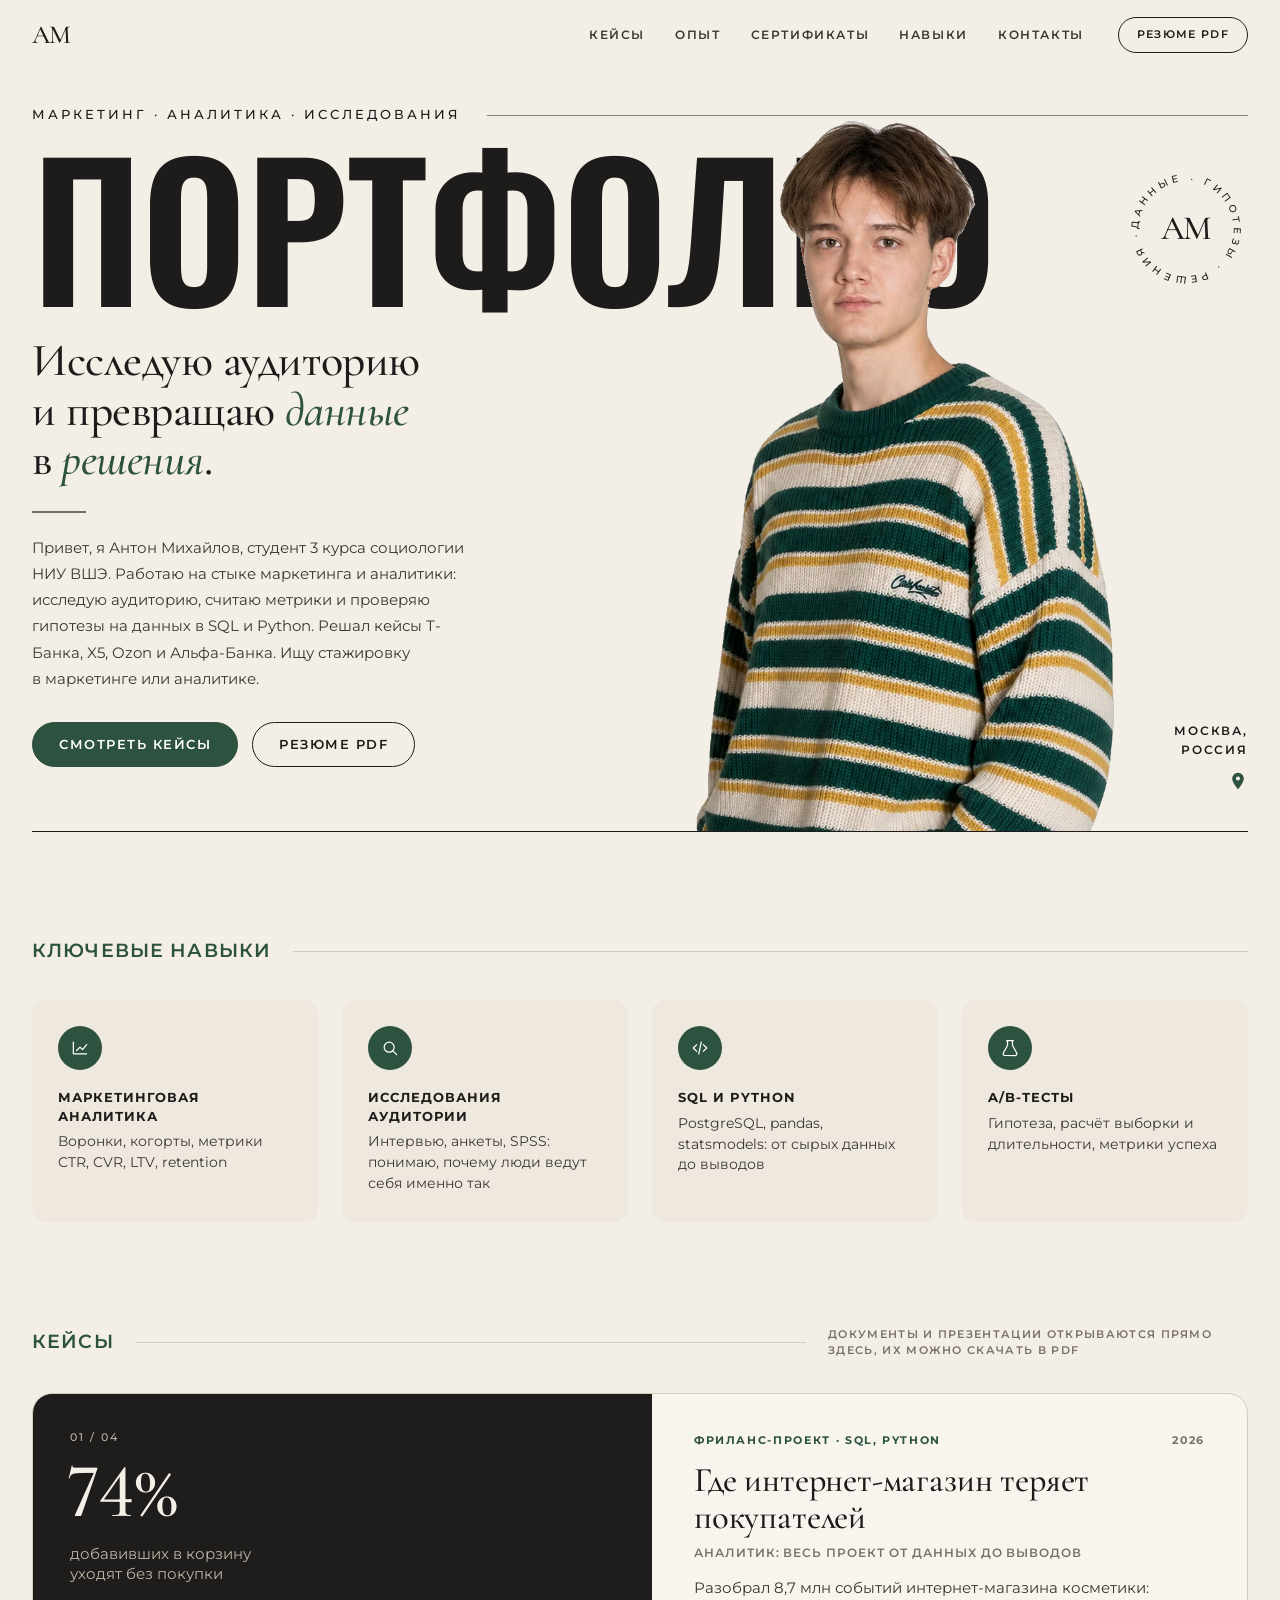
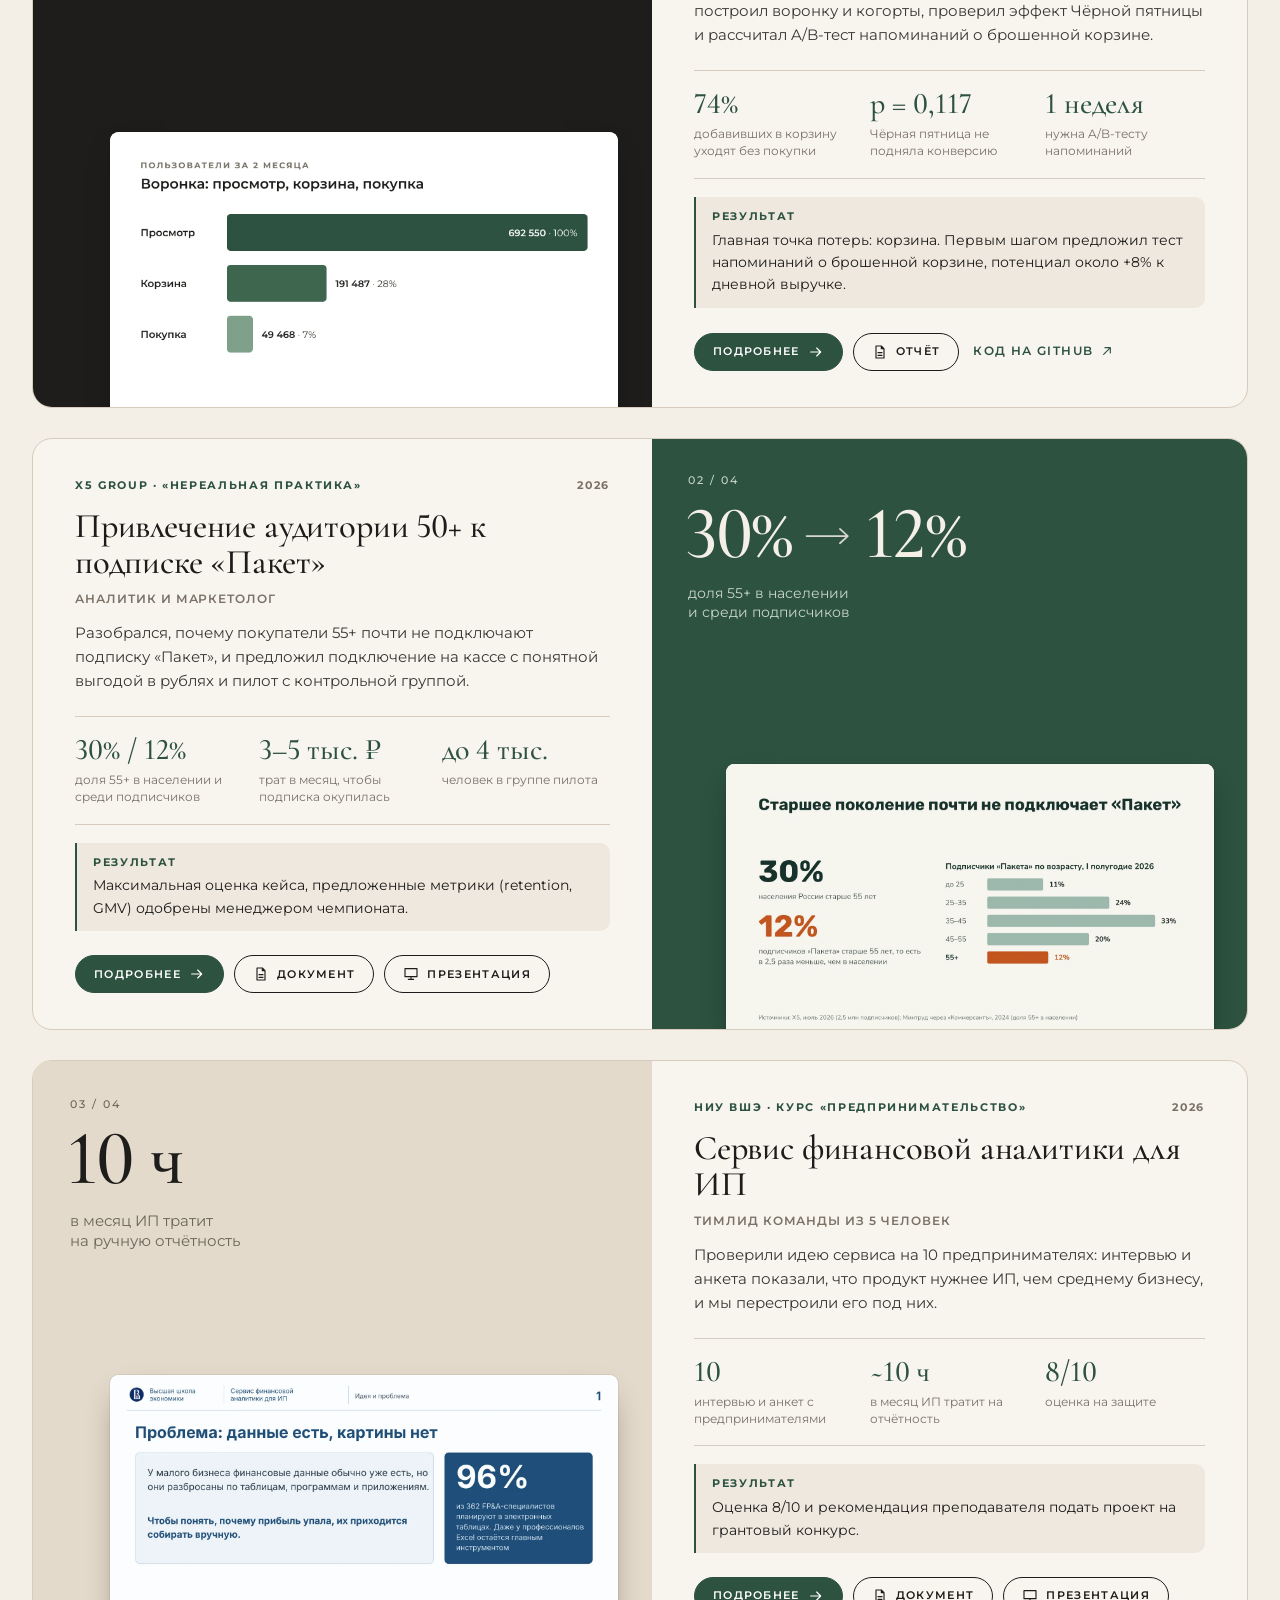
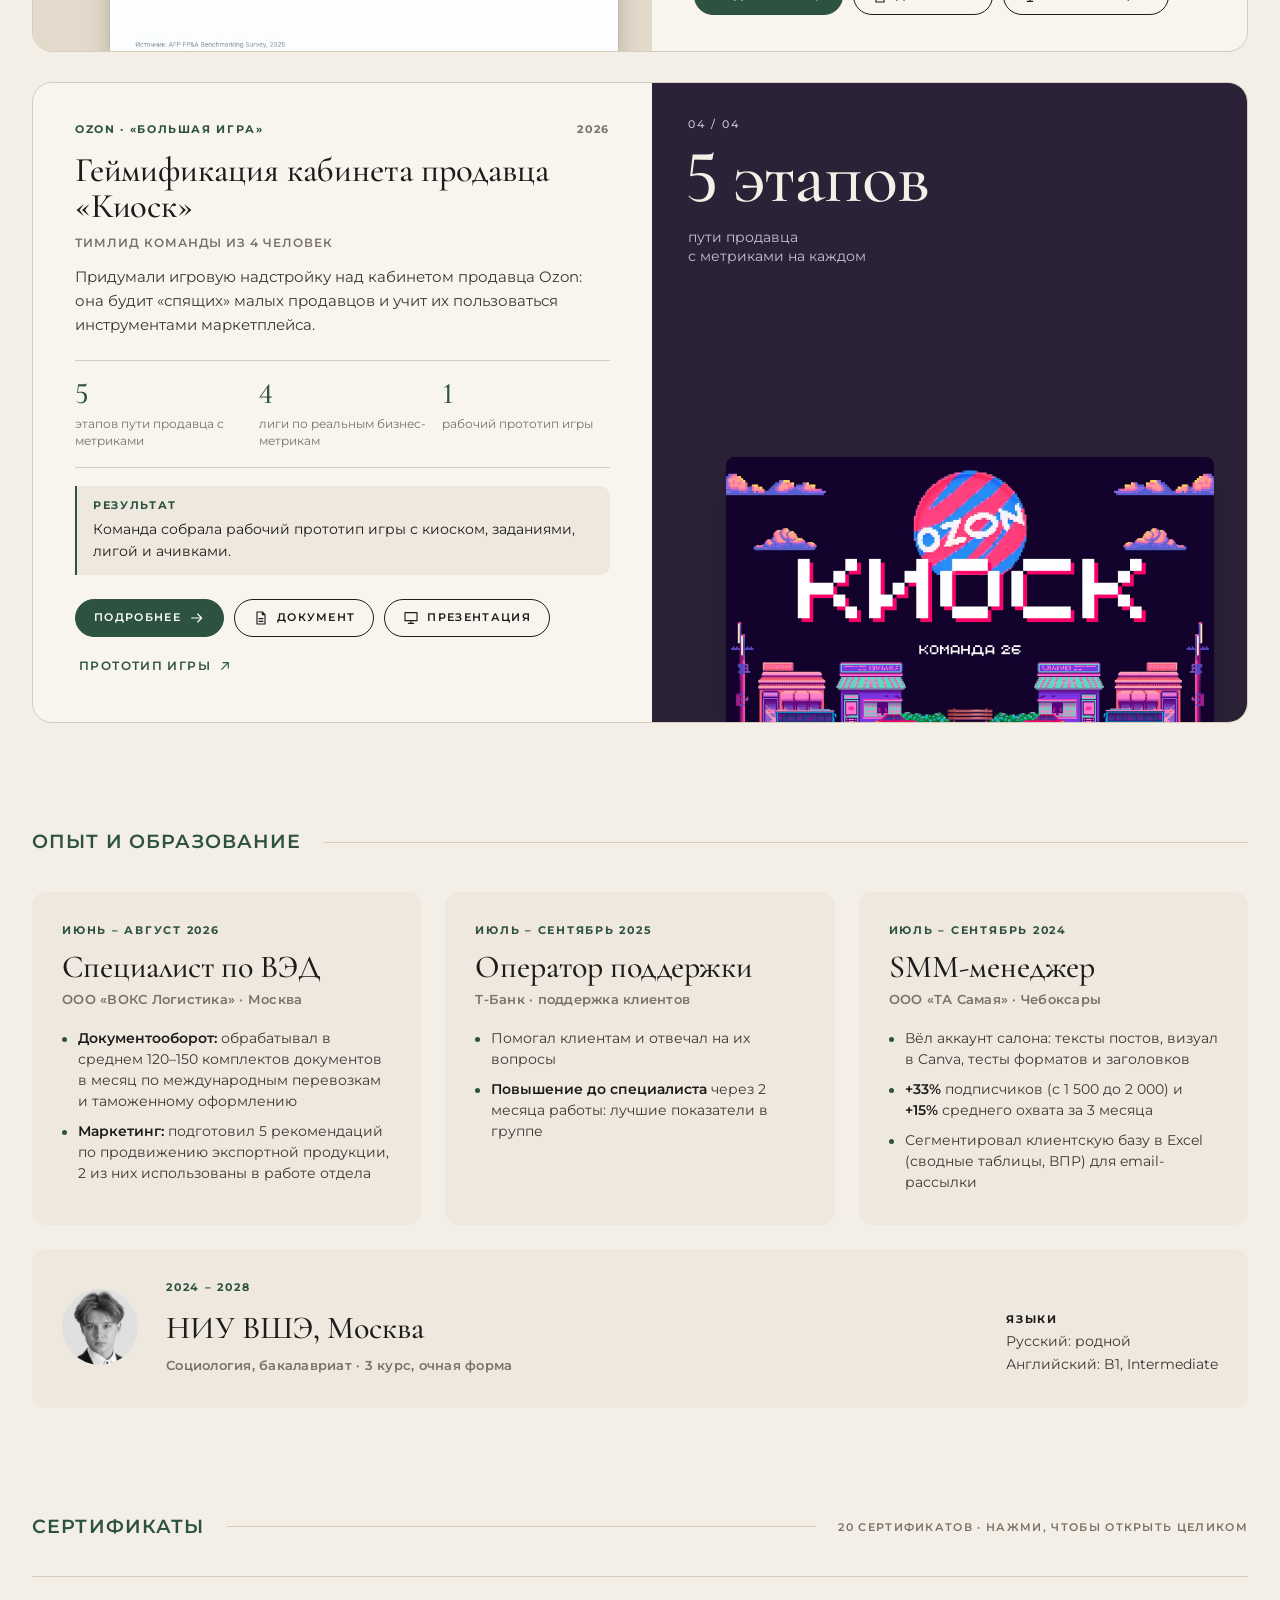
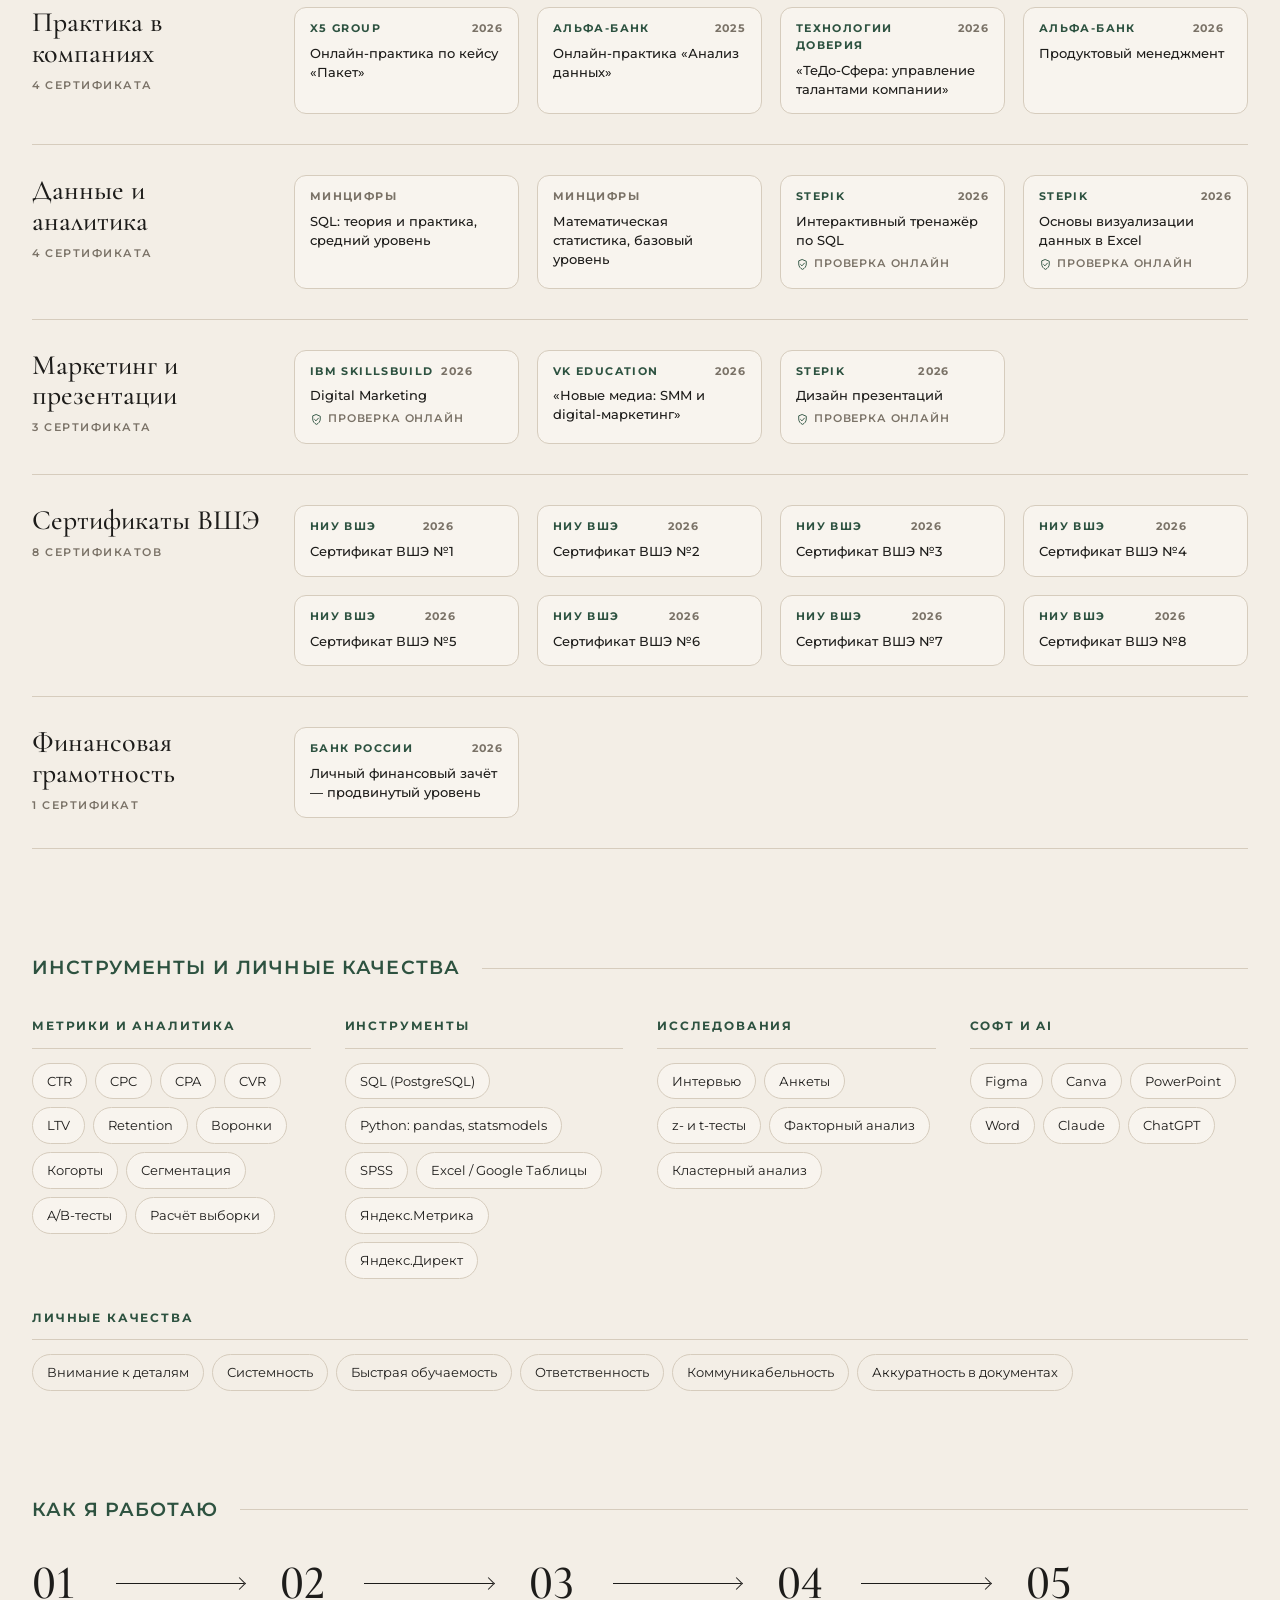
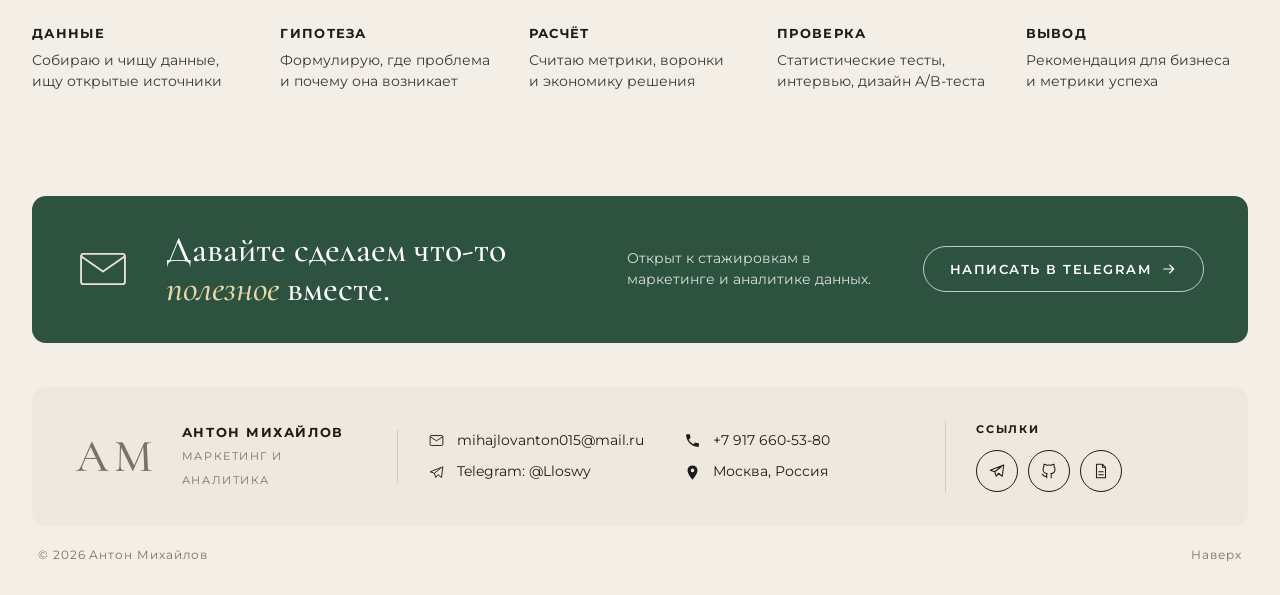
<file: index.html>
<!doctype html>
<html lang="ru">
<head>
<meta charset="utf-8">
<meta name="viewport" content="width=device-width, initial-scale=1, viewport-fit=cover">
<title>Антон Михайлов · Портфолио: маркетинг и аналитика</title>
<meta name="description" content="Портфолио Антона Михайлова, студента социологии НИУ ВШЭ: кейсы по маркетингу и аналитике данных (X5, Ozon), фриланс-проект на SQL и Python, сертификаты и резюме.">
<meta name="theme-color" content="#F3EEE6">
<link rel="canonical" href="https://anton9087.github.io/">
<meta property="og:type" content="website">
<meta property="og:locale" content="ru_RU">
<meta property="og:url" content="https://anton9087.github.io/">
<meta property="og:title" content="Антон Михайлов · Портфолио">
<meta property="og:description" content="Маркетинг и аналитика: кейсы X5 и Ozon, фриланс-проект на SQL и Python, сертификаты и резюме.">
<meta property="og:image" content="https://anton9087.github.io/img/og.jpg">
<meta property="og:image:width" content="1200">
<meta property="og:image:height" content="630">
<meta name="twitter:card" content="summary_large_image">
<link rel="icon" href="img/favicon-32.png" sizes="32x32" type="image/png">
<link rel="icon" href="img/favicon.svg" type="image/svg+xml">
<link rel="apple-touch-icon" href="img/apple-touch-icon.png">
<link rel="preload" href="fonts/oswald-cyrillic-600-normal.woff2" as="font" type="font/woff2" crossorigin>
<link rel="stylesheet" href="fonts.css">
<link rel="stylesheet" href="styles.css">
</head>
<body>
<a class="skip" href="#works">К кейсам</a>

<header class="nav" id="top">
  <div class="wrap nav-in">
    <a class="mono-logo" href="#top" aria-label="Наверх">АМ</a>
    <nav class="links" id="menu" aria-label="Разделы">
      <a href="#works">Кейсы</a>
      <a href="#experience">Опыт</a>
      <a href="#certs">Сертификаты</a>
      <a href="#skills">Навыки</a>
      <a href="#contacts">Контакты</a>
    </nav>
    <a class="pill-btn sm nav-cv" href="files/Mikhailov_Anton_CV.pdf" target="_blank" rel="noopener" data-goal="cv">Резюме PDF</a>
    <button class="burger" id="burger" aria-label="Открыть меню" aria-expanded="false" aria-controls="menu"><span></span><span></span></button>
  </div>
</header>

<main>
  <!-- ============ HERO ============ -->
  <section class="hero wrap">
    <div class="eyebrow"><span>Маркетинг · аналитика · исследования</span><i></i></div>

    <div class="hero-stage">
      <h1 class="giant"><span class="sr">Антон Михайлов. </span>ПОРТФОЛИО</h1>
      <div class="hero-photo"><img src="img/hero-cutout.webp" alt="Антон Михайлов" width="609" height="1347" fetchpriority="high"></div>

      <div class="stamp" aria-hidden="true">
        <svg viewBox="0 0 120 120"><defs><path id="circ" d="M60,60 m-46,0 a46,46 0 1,1 92,0 a46,46 0 1,1 -92,0"/></defs>
          <text><textPath href="#circ" textLength="286" lengthAdjust="spacing">ДАННЫЕ · ГИПОТЕЗЫ · РЕШЕНИЯ ·</textPath></text></svg>
        <span>АМ</span>
      </div>

      <div class="hero-copy">
        <p class="tagline">Исследую аудиторию и&nbsp;превращаю <em>данные</em> в&nbsp;<em>решения</em>.</p>
        <i class="dash"></i>
        <p class="intro">Привет, я&nbsp;Антон Михайлов, студент 3&nbsp;курса социологии НИУ&nbsp;ВШЭ. Работаю на&nbsp;стыке маркетинга и&nbsp;аналитики: исследую аудиторию, считаю метрики и&nbsp;проверяю гипотезы на&nbsp;данных в&nbsp;SQL и&nbsp;Python. Решал кейсы Т-Банка, X5, Ozon и&nbsp;Альфа-Банка. Ищу стажировку в&nbsp;маркетинге или аналитике.</p>
        <div class="cta-row">
          <a class="pill-btn fill" href="#works">Смотреть кейсы</a>
          <a class="pill-btn" href="files/Mikhailov_Anton_CV.pdf" target="_blank" rel="noopener" data-goal="cv">Резюме PDF</a>
        </div>
      </div>

      <div class="place"><span>Москва,<br>Россия</span><svg viewBox="0 0 24 24" aria-hidden="true"><path d="M12 2a7 7 0 0 0-7 7c0 5.2 7 13 7 13s7-7.8 7-13a7 7 0 0 0-7-7zm0 9.5a2.5 2.5 0 1 1 0-5 2.5 2.5 0 0 1 0 5z"/></svg></div>
    </div>

  </section>

  <!-- ============ STRENGTHS ============ -->
  <section class="wrap sec" id="strengths">
    <div class="sec-head"><h2>Ключевые навыки</h2><i></i></div>
    <ul class="strengths">
      <li><span class="ic"><svg viewBox="0 0 24 24" aria-hidden="true"><path d="M4 19V5M4 19h16M8 15l4-4 3 3 5-6"/></svg></span><b>Маркетинговая аналитика</b><p>Воронки, когорты, метрики CTR, CVR, LTV, retention</p></li>
      <li><span class="ic"><svg viewBox="0 0 24 24" aria-hidden="true"><circle cx="11" cy="11" r="6"/><path d="M20 20l-4.5-4.5"/></svg></span><b>Исследования аудитории</b><p>Интервью, анкеты, SPSS: понимаю, почему люди ведут себя именно так</p></li>
      <li><span class="ic"><svg viewBox="0 0 24 24" aria-hidden="true"><path d="M8 8l-4 4 4 4M16 8l4 4-4 4M13.5 5l-3 14"/></svg></span><b>SQL и Python</b><p>PostgreSQL, pandas, statsmodels: от сырых данных до выводов</p></li>
      <li><span class="ic"><svg viewBox="0 0 24 24" aria-hidden="true"><path d="M9 3v6l-5 9a2 2 0 0 0 1.7 3h12.6A2 2 0 0 0 20 18l-5-9V3M8 3h8"/></svg></span><b>A/B-тесты</b><p>Гипотеза, расчёт выборки и длительности, метрики успеха</p></li>
    </ul>
  </section>

  <!-- ============ CASES ============ -->
  <section class="wrap sec" id="works">
    <div class="sec-head"><h2>Кейсы</h2><i></i><span class="hint">Документы и презентации открываются прямо здесь, их можно скачать в PDF</span></div>
    <div class="cases" id="cases-list"></div>
    <noscript><p class="noscript">Для просмотра кейсов включите JavaScript. Резюме: <a href="files/Mikhailov_Anton_CV.pdf">PDF</a>.</p></noscript>
  </section>

  <!-- ============ EXPERIENCE ============ -->
  <section class="wrap sec" id="experience">
    <div class="sec-head"><h2>Опыт и образование</h2><i></i></div>
    <div class="exp">
      <article class="exp-card">
        <p class="when">Июнь – Август 2026</p>
        <h3>Специалист по ВЭД</h3>
        <p class="where">ООО «ВОКС Логистика» · Москва</p>
        <ul>
          <li><b>Документооборот:</b> обрабатывал в среднем 120–150 комплектов документов в месяц по международным перевозкам и таможенному оформлению</li>
          <li><b>Маркетинг:</b> подготовил 5 рекомендаций по продвижению экспортной продукции, 2 из них использованы в работе отдела</li>
        </ul>
      </article>
      <article class="exp-card">
        <p class="when">Июль – Сентябрь 2025</p>
        <h3>Оператор поддержки</h3>
        <p class="where">Т-Банк · поддержка клиентов</p>
        <ul>
          <li>Помогал клиентам и отвечал на их вопросы</li>
          <li><b>Повышение до специалиста</b> через 2 месяца работы: лучшие показатели в группе</li>
        </ul>
      </article>
      <article class="exp-card">
        <p class="when">Июль – Сентябрь 2024</p>
        <h3>SMM-менеджер</h3>
        <p class="where">ООО «ТА Самая» · Чебоксары</p>
        <ul>
          <li>Вёл аккаунт салона: тексты постов, визуал в Canva, тесты форматов и заголовков</li>
          <li><b>+33%</b> подписчиков (с 1 500 до 2 000) и <b>+15%</b> среднего охвата за 3 месяца</li>
          <li>Сегментировал клиентскую базу в Excel (сводные таблицы, ВПР) для email-рассылки</li>
        </ul>
      </article>
      <article class="exp-card edu">
        <img src="img/about.jpg" alt="Антон Михайлов, портрет" loading="lazy" width="700" height="700">
        <div>
          <p class="when">2024 – 2028</p>
          <h3>НИУ ВШЭ, Москва</h3>
          <p class="where">Социология, бакалавриат · 3 курс, очная форма</p>
          <p class="lang"><b>Языки</b><br>Русский: родной<br>Английский: B1, Intermediate</p>
        </div>
      </article>
    </div>
  </section>

  <!-- ============ CERTIFICATES ============ -->
  <section class="wrap sec" id="certs">
    <div class="sec-head"><h2>Сертификаты</h2><i></i><span class="hint" id="certs-hint">Нажми на сертификат, чтобы открыть его целиком</span></div>
    <div id="cert-groups"></div>
  </section>

  <!-- ============ SKILLS ============ -->
  <section class="wrap sec" id="skills">
    <div class="sec-head"><h2>Инструменты и личные качества</h2><i></i></div>
    <div class="skills">
      <div><h3>Метрики и аналитика</h3><p class="tags"><span>CTR</span><span>CPC</span><span>CPA</span><span>CVR</span><span>LTV</span><span>Retention</span><span>Воронки</span><span>Когорты</span><span>Сегментация</span><span>A/B-тесты</span><span>Расчёт выборки</span></p></div>
      <div><h3>Инструменты</h3><p class="tags"><span>SQL (PostgreSQL)</span><span>Python: pandas, statsmodels</span><span>SPSS</span><span>Excel / Google Таблицы</span><span>Яндекс.Метрика</span><span>Яндекс.Директ</span></p></div>
      <div><h3>Исследования</h3><p class="tags"><span>Интервью</span><span>Анкеты</span><span>z- и t-тесты</span><span>Факторный анализ</span><span>Кластерный анализ</span></p></div>
      <div><h3>Софт и AI</h3><p class="tags"><span>Figma</span><span>Canva</span><span>PowerPoint</span><span>Word</span><span>Claude</span><span>ChatGPT</span></p></div>
      <div class="full"><h3>Личные качества</h3><p class="tags soft"><span>Внимание к деталям</span><span>Системность</span><span>Быстрая обучаемость</span><span>Ответственность</span><span>Коммуникабельность</span><span>Аккуратность в документах</span></p></div>
    </div>
  </section>

  <!-- ============ PROCESS ============ -->
  <section class="wrap sec" id="process">
    <div class="sec-head"><h2>Как я работаю</h2><i></i></div>
    <ol class="process">
      <li><span class="n">01</span><b>Данные</b><p>Собираю и&nbsp;чищу данные, ищу открытые источники</p></li>
      <li><span class="n">02</span><b>Гипотеза</b><p>Формулирую, где проблема и&nbsp;почему она возникает</p></li>
      <li><span class="n">03</span><b>Расчёт</b><p>Считаю метрики, воронки и&nbsp;экономику решения</p></li>
      <li><span class="n">04</span><b>Проверка</b><p>Статистические тесты, интервью, дизайн A/B-теста</p></li>
      <li><span class="n">05</span><b>Вывод</b><p>Рекомендация для бизнеса и&nbsp;метрики успеха</p></li>
    </ol>
  </section>

  <!-- ============ CTA ============ -->
  <section class="wrap">
    <div class="band">
      <svg viewBox="0 0 32 32" aria-hidden="true"><rect x="3" y="7" width="26" height="18" rx="1.5"/><path d="M3 8.5l13 9 13-9"/></svg>
      <p class="band-title">Давайте сделаем что-то<br><em>полезное</em> вместе.</p>
      <p class="band-sub">Открыт к стажировкам в маркетинге и&nbsp;аналитике данных.</p>
      <a class="pill-btn light" href="https://t.me/Lloswy" target="_blank" rel="noopener">Написать в Telegram <svg class="i" viewBox="0 0 24 24" aria-hidden="true"><path d="M4 12h15M13 6l6 6-6 6"/></svg></a>
    </div>
  </section>
</main>

<!-- ============ FOOTER ============ -->
<footer class="wrap" id="contacts">
  <div class="foot">
    <div class="foot-brand"><span class="mono-logo big">АМ</span><div><b>Антон Михайлов</b><span>Маркетинг и аналитика</span></div></div>
    <ul class="foot-contacts">
      <li><svg viewBox="0 0 24 24" aria-hidden="true"><rect x="3" y="5" width="18" height="14" rx="1.5"/><path d="M3 6.5l9 6 9-6"/></svg><a href="mailto:mihajlovanton015@mail.ru">mihajlovanton015@mail.ru</a></li>
      <li><svg class="fill" viewBox="0 0 24 24" aria-hidden="true"><path d="M6.6 10.8a15.1 15.1 0 0 0 6.6 6.6l2.2-2.2c.3-.3.7-.4 1-.2 1.1.4 2.3.6 3.6.6.6 0 1 .4 1 1V20c0 .6-.4 1-1 1A17 17 0 0 1 3 4c0-.6.4-1 1-1h3.5c.6 0 1 .4 1 1 0 1.3.2 2.5.6 3.6.1.3 0 .7-.2 1z"/></svg><a href="tel:+79176605380">+7 917 660-53-80</a></li>
      <li><svg viewBox="0 0 24 24" aria-hidden="true"><path d="M21 4 3 11l6 2 2 6 3-4 5 4zM9 13l9-7"/></svg><a href="https://t.me/Lloswy" target="_blank" rel="noopener">Telegram: @Lloswy</a></li>
      <li><svg class="fill" viewBox="0 0 24 24" aria-hidden="true"><path d="M12 2a7 7 0 0 0-7 7c0 5.2 7 13 7 13s7-7.8 7-13a7 7 0 0 0-7-7zm0 9.5a2.5 2.5 0 1 1 0-5 2.5 2.5 0 0 1 0 5z"/></svg><span>Москва, Россия</span></li>
    </ul>
    <div class="foot-social">
      <p>Ссылки</p>
      <div>
        <a href="https://t.me/Lloswy" target="_blank" rel="noopener" aria-label="Telegram"><svg viewBox="0 0 24 24" aria-hidden="true"><path d="M21 4 3 11l6 2 2 6 3-4 5 4zM9 13l9-7"/></svg></a>
        <a href="https://github.com/Anton9087" target="_blank" rel="noopener" aria-label="GitHub"><svg viewBox="0 0 24 24" aria-hidden="true"><path d="M9 19c-4 1.5-4-2-6-2.5M15 21v-3.5c0-1 .1-1.4-.5-2 2.8-.3 5.5-1.4 5.5-6a4.6 4.6 0 0 0-1.3-3.2 4.2 4.2 0 0 0-.1-3.2s-1.1-.3-3.5 1.3a12 12 0 0 0-6.2 0C6.5 2.8 5.4 3.1 5.4 3.1a4.2 4.2 0 0 0-.1 3.2A4.6 4.6 0 0 0 4 9.5c0 4.6 2.7 5.7 5.5 6-.6.6-.6 1.2-.5 2V21"/></svg></a>
        <a href="files/Mikhailov_Anton_CV.pdf" target="_blank" rel="noopener" aria-label="Резюме PDF" data-goal="cv"><svg viewBox="0 0 24 24" aria-hidden="true"><path d="M14 3H6v18h12V7zM14 3v4h4M9 13h6M9 17h6"/></svg></a>
      </div>
    </div>
  </div>
  <div class="copy"><span>© 2026 Антон Михайлов</span><a href="#top">Наверх</a></div>
</footer>

<!-- ============ CASE VIEWER ============ -->
<div class="modal" id="modal" aria-hidden="true">
  <div class="modal-back" data-close></div>
  <div class="modal-box" role="dialog" aria-modal="true" aria-labelledby="m-title">
    <header class="m-head">
      <div class="m-headline">
        <p class="m-kicker" id="m-kicker"></p>
        <h3 class="m-title" id="m-title"></h3>
      </div>
      <button class="m-x" data-close aria-label="Закрыть"><svg viewBox="0 0 24 24" aria-hidden="true"><path d="M6 6l12 12M18 6L6 18"/></svg></button>
      <div class="m-bar">
        <div class="tabs" id="m-tabs" role="tablist" aria-label="Материалы кейса"></div>
        <div class="m-actions" id="m-actions"></div>
      </div>
    </header>
    <div class="m-scroll" id="m-scroll" tabindex="-1"></div>
  </div>
</div>

<!-- ============ CERTIFICATE VIEWER ============ -->
<div class="lb" id="lb" aria-hidden="true">
  <div class="lb-back" data-lb-close></div>
  <div class="lb-box" role="dialog" aria-modal="true" aria-labelledby="lb-title">
    <button class="lb-x" data-lb-close aria-label="Закрыть"><svg viewBox="0 0 24 24" aria-hidden="true"><path d="M6 6l12 12M18 6L6 18"/></svg></button>
    <div class="lb-stage">
      <button class="lb-nav prev" data-lb="-1" aria-label="Предыдущий сертификат"><svg viewBox="0 0 24 24" aria-hidden="true"><path d="M15 5l-7 7 7 7"/></svg></button>
      <figure class="lb-fig"><img id="lb-img" alt=""></figure>
      <button class="lb-nav next" data-lb="1" aria-label="Следующий сертификат"><svg viewBox="0 0 24 24" aria-hidden="true"><path d="M9 5l7 7-7 7"/></svg></button>
    </div>
    <div class="lb-cap">
      <div class="lb-text">
        <p class="lb-issuer" id="lb-issuer"></p>
        <h3 class="lb-title" id="lb-title"></h3>
        <p class="lb-note" id="lb-note"></p>
      </div>
      <div class="lb-actions" id="lb-actions"></div>
      <span class="lb-count" id="lb-count"></span>
    </div>
  </div>
</div>

<script src="data.js"></script>
<script src="main.js"></script>
</body>
</html>
</file>
<file: fonts.css>
@font-face{font-family:'Oswald';font-style:normal;font-weight:600;font-display:swap;src:url(fonts/oswald-cyrillic-600-normal.woff2) format('woff2');unicode-range:U+0301,U+0400-045F,U+0490-0491,U+04B0-04B1,U+2116}
@font-face{font-family:'Oswald';font-style:normal;font-weight:600;font-display:swap;src:url(fonts/oswald-latin-600-normal.woff2) format('woff2');unicode-range:U+0000-00FF,U+0131,U+0152-0153,U+02BB-02BC,U+02C6,U+02DA,U+02DC,U+0304,U+0308,U+0329,U+2000-206F,U+20AC,U+2122,U+2191,U+2193,U+2212,U+2215,U+FEFF,U+FFFD}
@font-face{font-family:'Oswald';font-style:normal;font-weight:600;font-display:swap;src:url(fonts/oswald-latin-ext-600-normal.woff2) format('woff2');unicode-range:U+20BD}
@font-face{font-family:'Cormorant';font-style:normal;font-weight:500;font-display:swap;src:url(fonts/cormorant-garamond-cyrillic-500-normal.woff2) format('woff2');unicode-range:U+0301,U+0400-045F,U+0490-0491,U+04B0-04B1,U+2116}
@font-face{font-family:'Cormorant';font-style:normal;font-weight:500;font-display:swap;src:url(fonts/cormorant-garamond-latin-500-normal.woff2) format('woff2');unicode-range:U+0000-00FF,U+0131,U+0152-0153,U+02BB-02BC,U+02C6,U+02DA,U+02DC,U+0304,U+0308,U+0329,U+2000-206F,U+20AC,U+2122,U+2191,U+2193,U+2212,U+2215,U+FEFF,U+FFFD}
@font-face{font-family:'Cormorant';font-style:normal;font-weight:500;font-display:swap;src:url(fonts/cormorant-garamond-latin-ext-500-normal.woff2) format('woff2');unicode-range:U+20BD}
@font-face{font-family:'Cormorant';font-style:italic;font-weight:500;font-display:swap;src:url(fonts/cormorant-garamond-cyrillic-500-italic.woff2) format('woff2');unicode-range:U+0301,U+0400-045F,U+0490-0491,U+04B0-04B1,U+2116}
@font-face{font-family:'Cormorant';font-style:italic;font-weight:500;font-display:swap;src:url(fonts/cormorant-garamond-latin-500-italic.woff2) format('woff2');unicode-range:U+0000-00FF,U+0131,U+0152-0153,U+02BB-02BC,U+02C6,U+02DA,U+02DC,U+0304,U+0308,U+0329,U+2000-206F,U+20AC,U+2122,U+2191,U+2193,U+2212,U+2215,U+FEFF,U+FFFD}
@font-face{font-family:'Cormorant';font-style:italic;font-weight:500;font-display:swap;src:url(fonts/cormorant-garamond-latin-ext-500-italic.woff2) format('woff2');unicode-range:U+20BD}
@font-face{font-family:'Montserrat';font-style:normal;font-weight:400;font-display:swap;src:url(fonts/montserrat-cyrillic-400-normal.woff2) format('woff2');unicode-range:U+0301,U+0400-045F,U+0490-0491,U+04B0-04B1,U+2116}
@font-face{font-family:'Montserrat';font-style:normal;font-weight:400;font-display:swap;src:url(fonts/montserrat-latin-400-normal.woff2) format('woff2');unicode-range:U+0000-00FF,U+0131,U+0152-0153,U+02BB-02BC,U+02C6,U+02DA,U+02DC,U+0304,U+0308,U+0329,U+2000-206F,U+20AC,U+2122,U+2191,U+2193,U+2212,U+2215,U+FEFF,U+FFFD}
@font-face{font-family:'Montserrat';font-style:normal;font-weight:400;font-display:swap;src:url(fonts/montserrat-latin-ext-400-normal.woff2) format('woff2');unicode-range:U+20BD}
@font-face{font-family:'Montserrat';font-style:normal;font-weight:500;font-display:swap;src:url(fonts/montserrat-cyrillic-500-normal.woff2) format('woff2');unicode-range:U+0301,U+0400-045F,U+0490-0491,U+04B0-04B1,U+2116}
@font-face{font-family:'Montserrat';font-style:normal;font-weight:500;font-display:swap;src:url(fonts/montserrat-latin-500-normal.woff2) format('woff2');unicode-range:U+0000-00FF,U+0131,U+0152-0153,U+02BB-02BC,U+02C6,U+02DA,U+02DC,U+0304,U+0308,U+0329,U+2000-206F,U+20AC,U+2122,U+2191,U+2193,U+2212,U+2215,U+FEFF,U+FFFD}
@font-face{font-family:'Montserrat';font-style:normal;font-weight:500;font-display:swap;src:url(fonts/montserrat-latin-ext-500-normal.woff2) format('woff2');unicode-range:U+20BD}
@font-face{font-family:'Montserrat';font-style:normal;font-weight:600;font-display:swap;src:url(fonts/montserrat-cyrillic-600-normal.woff2) format('woff2');unicode-range:U+0301,U+0400-045F,U+0490-0491,U+04B0-04B1,U+2116}
@font-face{font-family:'Montserrat';font-style:normal;font-weight:600;font-display:swap;src:url(fonts/montserrat-latin-600-normal.woff2) format('woff2');unicode-range:U+0000-00FF,U+0131,U+0152-0153,U+02BB-02BC,U+02C6,U+02DA,U+02DC,U+0304,U+0308,U+0329,U+2000-206F,U+20AC,U+2122,U+2191,U+2193,U+2212,U+2215,U+FEFF,U+FFFD}
@font-face{font-family:'Montserrat';font-style:normal;font-weight:600;font-display:swap;src:url(fonts/montserrat-latin-ext-600-normal.woff2) format('woff2');unicode-range:U+20BD}
@font-face{font-family:'Montserrat';font-style:normal;font-weight:700;font-display:swap;src:url(fonts/montserrat-cyrillic-700-normal.woff2) format('woff2');unicode-range:U+0301,U+0400-045F,U+0490-0491,U+04B0-04B1,U+2116}
@font-face{font-family:'Montserrat';font-style:normal;font-weight:700;font-display:swap;src:url(fonts/montserrat-latin-700-normal.woff2) format('woff2');unicode-range:U+0000-00FF,U+0131,U+0152-0153,U+02BB-02BC,U+02C6,U+02DA,U+02DC,U+0304,U+0308,U+0329,U+2000-206F,U+20AC,U+2122,U+2191,U+2193,U+2212,U+2215,U+FEFF,U+FFFD}
@font-face{font-family:'Montserrat';font-style:normal;font-weight:700;font-display:swap;src:url(fonts/montserrat-latin-ext-700-normal.woff2) format('woff2');unicode-range:U+20BD}
</file>
<file: styles.css>
:root{
  --bg:#F3EEE6; --sand:#E8DFD2; --sand-2:#EEE8DE; --paper:#F8F4EE;
  --ink:#1D1C1A; --text:#3B3833; --muted:#7A7267; --line:#D6CCBD;
  --green:#2D5240; --green-2:#3E6650; --green-soft:#DCE4DA;
  --display:Oswald,"Arial Narrow",Arial,sans-serif;
  --serif:Cormorant,Georgia,"Times New Roman",serif;
  --sans:Montserrat,"Segoe UI",Arial,sans-serif;
  --r:14px;
}
*{box-sizing:border-box;margin:0;padding:0}
html{scroll-behavior:smooth;scroll-padding-top:84px;-webkit-text-size-adjust:100%}
main{overflow-x:clip}
body{background:var(--bg);color:var(--ink);font-family:var(--sans);font-size:15px;line-height:1.6;font-weight:400;-webkit-font-smoothing:antialiased;overflow-x:hidden}
img{display:block;max-width:100%}
a{color:inherit;text-decoration:none}
button{font:inherit;color:inherit}
.wrap{width:min(1240px,100% - 64px);margin-inline:auto}
em{font-style:italic;color:var(--green)}
.sr{position:absolute;width:1px;height:1px;overflow:hidden;clip:rect(0 0 0 0);white-space:nowrap}
.skip{position:fixed;left:16px;top:-60px;z-index:200;background:var(--ink);color:#fff;padding:10px 16px;border-radius:8px;font-size:13px;transition:top .2s}
.skip:focus{top:12px}
:focus-visible{outline:2px solid var(--green);outline-offset:3px}
.i{width:16px;height:16px;flex:0 0 auto;fill:none;stroke:currentColor;stroke-width:1.7;stroke-linecap:round;stroke-linejoin:round}

/* ---------- buttons ---------- */
.pill-btn{display:inline-flex;align-items:center;justify-content:center;gap:10px;font-size:12.5px;font-weight:600;letter-spacing:.12em;text-transform:uppercase;padding:14px 26px;border-radius:999px;border:1.5px solid var(--ink);background:transparent;color:var(--ink);cursor:pointer;transition:background .25s,color .25s,transform .25s,border-color .25s;white-space:nowrap;line-height:1.2}
.pill-btn:hover{background:var(--ink);color:var(--bg);transform:translateY(-2px)}
.pill-btn.fill{background:var(--green);border-color:var(--green);color:#fff}
.pill-btn.fill:hover{background:var(--ink);border-color:var(--ink)}
.pill-btn.sm{padding:10px 18px;font-size:11px;gap:8px}
.pill-btn.light{border-color:rgba(255,255,255,.7);color:#fff}
.pill-btn.light:hover{background:#fff;color:var(--green)}
.pill-btn .i{transition:transform .25s}
.pill-btn:hover .i-arrow{transform:translateX(4px)}

/* ---------- nav ---------- */
.nav{position:sticky;top:0;z-index:60;background:rgba(243,238,230,.9);-webkit-backdrop-filter:blur(12px);backdrop-filter:blur(12px);border-bottom:1px solid transparent;transition:border-color .3s}
.nav.scrolled{border-bottom-color:var(--line)}
.nav-in{height:70px;display:flex;align-items:center;gap:34px}
.mono-logo{font-family:var(--serif);font-weight:500;font-size:26px;letter-spacing:-.04em;color:var(--ink);line-height:1}
.links{display:flex;gap:30px;margin-left:auto}
.links a{font-size:11.5px;font-weight:600;letter-spacing:.14em;text-transform:uppercase;position:relative;color:var(--text)}
.links a::after{content:"";position:absolute;left:0;right:100%;bottom:-6px;height:1.5px;background:var(--green);transition:right .3s}
.links a:hover,.links a.on{color:var(--ink)}
.links a:hover::after,.links a.on::after{right:0}
.burger{display:none;width:40px;height:40px;background:none;border:0;cursor:pointer;position:relative}
.burger span{position:absolute;left:8px;right:8px;height:1.5px;background:var(--ink);transition:.3s}
.burger span:first-child{top:15px}.burger span:last-child{top:23px}
.burger[aria-expanded=true] span:first-child{top:19px;transform:rotate(45deg)}
.burger[aria-expanded=true] span:last-child{top:19px;transform:rotate(-45deg)}

/* ---------- hero ---------- */
.hero{padding-top:34px}
.eyebrow{display:flex;align-items:center;gap:26px;font-size:12.5px;font-weight:500;letter-spacing:.24em;text-transform:uppercase;color:var(--ink)}
.eyebrow i{flex:1;height:1px;background:var(--ink);opacity:.5}
.hero-stage{position:relative;padding-bottom:64px;border-bottom:1px solid var(--ink)}
.giant{position:relative;z-index:1;font-family:var(--display);font-weight:600;font-size:clamp(60px,14.4vw,200px);line-height:.84;letter-spacing:-.005em;color:var(--ink);margin-top:22px;white-space:nowrap}
.hero-photo{position:absolute;z-index:2;right:11%;top:-26px;width:min(34vw,430px);height:calc(100% + 26px);overflow:hidden;pointer-events:none}
.hero-photo img{width:100%;height:auto;filter:saturate(.92) contrast(1.02)}
.hero-copy{position:relative;z-index:3;max-width:min(520px,46vw);margin-top:34px}
.tagline{font-family:var(--serif);font-weight:500;font-size:clamp(34px,3.6vw,50px);line-height:1.08;letter-spacing:-.01em;color:var(--ink)}
.dash{display:block;width:54px;height:1.5px;background:var(--ink);margin:26px 0 22px;opacity:.6}
.intro{font-size:15px;line-height:1.75;color:var(--text);max-width:440px}
.cta-row{display:flex;gap:14px;flex-wrap:wrap;margin-top:30px}
.stamp{position:absolute;z-index:3;right:0;top:20px;width:124px;height:124px}
.stamp svg{width:100%;height:100%;animation:spin 26s linear infinite}
.stamp text{font-family:var(--sans);font-size:9.6px;letter-spacing:2.6px;font-weight:500;fill:var(--ink)}
.stamp span{position:absolute;inset:0;display:grid;place-items:center;font-family:var(--serif);font-size:34px;font-weight:500;letter-spacing:-.05em}
@keyframes spin{to{transform:rotate(360deg)}}
.place{position:absolute;z-index:3;right:0;bottom:40px;display:flex;flex-direction:column;align-items:flex-end;gap:12px;text-align:right;font-size:11.5px;font-weight:600;letter-spacing:.16em;text-transform:uppercase;line-height:1.6}
.place svg{width:20px;height:20px;fill:var(--green)}

.stats{position:relative;z-index:4;margin-top:-58px;background:var(--sand);border-radius:var(--r);display:grid;grid-template-columns:repeat(4,1fr);padding:30px 10px;box-shadow:0 20px 40px -32px rgba(29,28,26,.5)}
.stat{display:flex;align-items:center;gap:22px;padding:4px 30px;border-right:1px solid var(--line)}
.stat:last-child{border-right:0}
.stat svg{flex:0 0 40px;width:40px;height:40px;fill:none;stroke:var(--ink);stroke-width:1.1;stroke-linejoin:round;stroke-linecap:round}
.stat b{display:block;white-space:nowrap;font-weight:500;font-size:26px;line-height:1.1;letter-spacing:-.01em}
.stat span{display:block;margin-top:4px;font-size:10.5px;font-weight:600;letter-spacing:.14em;text-transform:uppercase;color:var(--muted);line-height:1.5}

/* ---------- section heads ---------- */
.sec{padding-top:104px;scroll-margin-top:70px}
.sec-head{display:flex;align-items:center;gap:22px;margin-bottom:34px;flex-wrap:wrap}
.sec-head h2{font-size:19px;font-weight:600;letter-spacing:.06em;text-transform:uppercase;color:var(--green)}
.sec-head i{flex:1;min-width:60px;height:1px;background:var(--line)}
.hint{font-size:11px;font-weight:600;letter-spacing:.12em;text-transform:uppercase;color:var(--muted);max-width:420px;line-height:1.5}

/* ---------- strengths ---------- */
.strengths{list-style:none;display:grid;grid-template-columns:repeat(4,1fr);gap:24px}
.strengths li{background:var(--sand-2);border-radius:var(--r);padding:26px 26px 28px}
.ic{width:44px;height:44px;border-radius:50%;background:var(--green);display:grid;place-items:center;margin-bottom:18px}
.ic svg{width:20px;height:20px;fill:none;stroke:#fff;stroke-width:1.5;stroke-linecap:round;stroke-linejoin:round}
.strengths b{display:block;font-size:13px;font-weight:700;letter-spacing:.08em;text-transform:uppercase;margin-bottom:6px;line-height:1.4}
.strengths p{font-size:13.5px;color:var(--text);line-height:1.55}

/* ---------- cases ---------- */
.cases{display:flex;flex-direction:column;gap:30px}
.case{display:grid;grid-template-columns:minmax(0,1.04fr) minmax(0,1fr);background:var(--paper);border:1px solid var(--line);border-radius:20px;overflow:hidden;transition:box-shadow .35s,transform .35s}
.case:hover{box-shadow:0 30px 50px -40px rgba(29,28,26,.6)}
.case:nth-child(even) .case-cover{order:2}
.case-cover{position:relative;display:block;width:100%;min-height:100%;border:0;padding:0;background:var(--sand);cursor:pointer;overflow:hidden}
.case-cover .cv,.case-cover .cv-img{transition:transform .8s cubic-bezier(.2,.7,.2,1)}
.case-cover:hover .cv,.case-cover:hover .cv-img{transform:scale(1.025)}
/* composed cover: scales with its box via container units */
.cv-img{position:absolute;inset:0;width:100%;height:100%;object-fit:cover;object-position:0 0}
.cv{position:absolute;inset:0;display:block;container-type:size;background:var(--cb);color:var(--cf);overflow:hidden;text-align:left}
.cv-l{position:absolute;left:6%;top:32px;top:5.5cqw;font-size:11px;font-size:max(9px,1.85cqw);letter-spacing:.18em;font-weight:500;text-transform:uppercase;color:var(--cs);white-space:nowrap}
.cv-b{position:absolute;left:5.5%;top:58px;top:9.6cqw;display:flex;align-items:center;gap:2cqw;font-family:var(--serif);font-weight:500;font-size:72px;font-size:12.5cqw;line-height:1;letter-spacing:-.015em;font-variant-numeric:lining-nums;white-space:nowrap}
.cv-b svg{width:8cqw;height:3.4cqw;margin-top:1cqw;fill:none;stroke:currentColor;stroke-width:2.2;stroke-linecap:round;stroke-linejoin:round;opacity:.85}
.cv-c{position:absolute;left:6%;top:146px;top:24.4cqw;font-size:14px;font-size:max(11px,2.35cqw);line-height:1.35;color:var(--cs)}
.cv-s{position:absolute;right:5.5cqw;bottom:-1.6cqw;width:66%;width:clamp(58cqw,(100cqh - 33cqw) * 1.7,82cqw);aspect-ratio:16/9;border-radius:1.4cqw;overflow:hidden;background:var(--sb);box-shadow:0 2.5cqw 5cqw -1.6cqw rgba(0,0,0,.45),0 0 0 1px rgba(0,0,0,.06)}
.cv-s img{width:100%;height:100%;object-fit:cover;object-position:50% 0}
.case-cover .peek{position:absolute;left:18px;bottom:18px;display:inline-flex;align-items:center;gap:8px;background:var(--bg);color:var(--ink);font-size:11px;font-weight:600;letter-spacing:.14em;text-transform:uppercase;padding:10px 16px;border-radius:999px;opacity:0;transform:translateY(8px);transition:.35s;box-shadow:0 6px 18px -8px rgba(0,0,0,.4)}
.case-cover:hover .peek,.case-cover:focus-visible .peek{opacity:1;transform:none}
.case-body{padding:38px 42px 36px;display:flex;flex-direction:column}
.case-meta{display:flex;gap:14px;justify-content:space-between;font-size:11px;font-weight:700;letter-spacing:.15em;text-transform:uppercase;color:var(--green);line-height:1.5}
.case-meta span:last-child{color:var(--muted)}
.case h3{font-family:var(--serif);font-weight:500;font-size:clamp(28px,2.7vw,38px);line-height:1.06;letter-spacing:-.005em;margin:14px 0 8px;font-variant-numeric:lining-nums}
.case-role{font-size:12px;font-weight:600;letter-spacing:.08em;text-transform:uppercase;color:var(--muted);margin-bottom:14px}
.case-sum{font-size:14.5px;line-height:1.65;color:var(--text)}
.case-stats{display:grid;grid-template-columns:repeat(3,1fr);gap:16px;margin:22px 0 18px;padding:18px 0;border-top:1px solid var(--line);border-bottom:1px solid var(--line)}
.case-stats b{display:block;font-family:var(--serif);font-size:30px;font-weight:500;line-height:1;color:var(--green);font-variant-numeric:lining-nums;white-space:nowrap}
.case-stats span{display:block;font-size:12px;color:var(--muted);margin-top:7px;line-height:1.4}
.case-res{font-size:14px;line-height:1.6;color:var(--ink);padding:12px 16px;background:var(--sand-2);border-left:2px solid var(--green);border-radius:0 10px 10px 0}
.case-res b{display:block;font-size:10.5px;font-weight:700;letter-spacing:.16em;text-transform:uppercase;color:var(--green);margin-bottom:3px}
.case-actions{display:flex;flex-wrap:wrap;align-items:center;gap:10px;margin-top:auto;padding-top:24px}
.ext-link{display:inline-flex;align-items:center;gap:6px;font-size:11.5px;font-weight:600;letter-spacing:.12em;text-transform:uppercase;color:var(--green);padding:10px 4px;border-bottom:1.5px solid transparent;transition:border-color .25s}
.ext-link:hover{border-bottom-color:var(--green)}
.noscript{padding:20px;background:var(--sand-2);border-radius:var(--r)}

/* ---------- experience ---------- */
.exp{display:grid;grid-template-columns:repeat(3,1fr);gap:24px}
.exp-card{background:var(--sand-2);border-radius:var(--r);padding:30px 30px 32px;transition:transform .3s,box-shadow .3s}
.exp-card:hover{transform:translateY(-4px);box-shadow:0 22px 40px -30px rgba(29,28,26,.55)}
.when{font-size:11px;font-weight:700;letter-spacing:.16em;text-transform:uppercase;color:var(--green)}
.exp-card h3{font-family:var(--serif);font-size:32px;font-weight:500;line-height:1.1;margin:10px 0 6px}
.where{font-size:12.5px;font-weight:600;color:var(--muted);letter-spacing:.02em}
.exp-card ul{list-style:none;margin-top:18px;display:flex;flex-direction:column;gap:9px}
.exp-card li{font-size:13.5px;line-height:1.55;color:var(--text);padding-left:16px;position:relative}
.exp-card li::before{content:"";position:absolute;left:0;top:9px;width:5px;height:5px;border-radius:50%;background:var(--green)}
.exp-card li b{color:var(--ink);font-weight:600}
.exp-card.edu{grid-column:1/-1;display:flex;flex-direction:row;align-items:center;gap:28px}
.exp-card.edu .lang{margin-top:0}
.exp-card.edu>div{display:grid;grid-template-columns:minmax(0,1fr) auto;gap:4px 40px;align-items:end;flex:1}
.exp-card.edu>div .lang{grid-column:2;grid-row:1/span 3}
.exp-card.edu img{width:76px;height:76px;border-radius:50%;object-fit:cover}
.lang{margin-top:16px;font-size:13.5px;line-height:1.7;color:var(--text)}
.lang b{font-size:11px;font-weight:700;letter-spacing:.16em;text-transform:uppercase;color:var(--ink)}

/* ---------- certificates ---------- */
.cert-group{display:grid;grid-template-columns:230px minmax(0,1fr);gap:32px;padding:30px 0;border-top:1px solid var(--line)}
.cert-group:last-child{border-bottom:1px solid var(--line)}
.cg-head h3{font-family:var(--serif);font-size:28px;font-weight:500;line-height:1.1}
.cg-head span{display:block;margin-top:8px;font-size:11px;font-weight:600;letter-spacing:.14em;text-transform:uppercase;color:var(--muted)}
.cert-grid{display:grid;grid-template-columns:repeat(4,minmax(0,1fr));gap:18px}
.cert{display:flex;flex-direction:column;text-align:left;background:var(--paper);border:1px solid var(--line);border-radius:12px;overflow:hidden;cursor:pointer;padding:0;transition:transform .3s,box-shadow .3s,border-color .3s}
.cert:hover{transform:translateY(-4px);box-shadow:0 18px 34px -26px rgba(29,28,26,.6);border-color:#C9BDA9}
.cert-img{display:block;aspect-ratio:4/3;background:var(--sand);position:relative}
.cert-img img{position:absolute;inset:14px;width:calc(100% - 28px);height:calc(100% - 28px);object-fit:contain;filter:drop-shadow(0 4px 9px rgba(0,0,0,.16))}
.cert-zoom{position:absolute;right:10px;bottom:10px;width:30px;height:30px;border-radius:50%;background:var(--bg);display:grid;place-items:center;opacity:0;transition:opacity .25s}
.cert-zoom .i{width:15px;height:15px}
.cert:hover .cert-zoom,.cert:focus-visible .cert-zoom{opacity:1}
.cert-body{padding:13px 15px 15px;display:flex;flex-direction:column;gap:6px;flex:1}
.cert-issuer{display:flex;justify-content:space-between;gap:8px;font-size:10.5px;font-weight:700;letter-spacing:.13em;text-transform:uppercase;color:var(--green)}
.cert-issuer span:last-child{color:var(--muted)}
.cert-title{font-size:13px;line-height:1.45;color:var(--ink);font-weight:500}
.cert-ok{margin-top:auto;display:inline-flex;align-items:center;gap:5px;white-space:nowrap;font-size:10.5px;font-weight:600;letter-spacing:.08em;text-transform:uppercase;color:var(--muted)}
.cert-ok .i{width:13px;height:13px;color:var(--green)}

/* ---------- skills ---------- */
.skills{display:grid;grid-template-columns:repeat(4,1fr);gap:30px 34px}
.skills h3{font-size:11.5px;font-weight:700;letter-spacing:.16em;text-transform:uppercase;color:var(--green);padding-bottom:12px;margin-bottom:14px;border-bottom:1px solid var(--line)}
.skills .full{grid-column:1/-1}
.tags{display:flex;flex-wrap:wrap;gap:8px}
.tags span{font-size:13px;padding:7px 14px;border-radius:999px;background:var(--paper);border:1px solid var(--line);transition:.25s}
.tags span:hover{background:var(--green);border-color:var(--green);color:#fff}
.tags.soft span{background:transparent}

/* ---------- process ---------- */
.process{list-style:none;display:grid;grid-template-columns:repeat(5,1fr);gap:26px}
.process li{position:relative}
.n{display:block;font-family:var(--serif);font-size:48px;font-weight:500;line-height:1;margin-bottom:16px;font-variant-numeric:lining-nums}
.process li:not(:last-child)::after{content:"";position:absolute;top:24px;left:84px;right:10px;height:1px;background:var(--ink)}
.process li:not(:last-child)::before{content:"";position:absolute;top:20px;right:10px;width:8px;height:8px;border-top:1px solid var(--ink);border-right:1px solid var(--ink);transform:rotate(45deg)}
.process b{display:block;font-size:13px;font-weight:700;letter-spacing:.1em;text-transform:uppercase;margin-bottom:6px}
.process p{font-size:13.5px;color:var(--text);line-height:1.55;max-width:210px}

/* ---------- band ---------- */
.band{margin-top:104px;background:var(--green);color:#fff;border-radius:var(--r);padding:34px 44px;display:grid;grid-template-columns:auto 1fr auto auto;gap:36px;align-items:center}
.band>svg{width:54px;height:54px;fill:none;stroke:#E9E1D2;stroke-width:1.1;stroke-linejoin:round}
.band-title{font-family:var(--serif);font-size:clamp(28px,2.8vw,38px);line-height:1.1;font-weight:500}
.band-title em{color:#E6D6A8}
.band-sub{font-size:13.5px;color:#D7E1D7;max-width:260px;line-height:1.6}

/* ---------- footer ---------- */
#contacts{padding:44px 0 30px;scroll-margin-top:40px}
.foot{background:var(--sand-2);border-radius:var(--r);padding:34px 44px;display:grid;grid-template-columns:.9fr 1.6fr .8fr;gap:30px;align-items:center}
.foot-brand{display:flex;align-items:center;gap:22px}
.mono-logo.big{font-size:46px}
.foot-brand b{display:block;font-size:13px;font-weight:700;letter-spacing:.12em;text-transform:uppercase}
.foot-brand span{font-size:11px;letter-spacing:.14em;text-transform:uppercase;color:var(--muted)}
.foot-contacts{list-style:none;display:grid;grid-template-columns:1fr 1fr;gap:10px 24px;padding-left:30px;border-left:1px solid var(--line)}
.foot-contacts li{display:flex;gap:12px;align-items:center;font-size:13.5px;min-width:0}
.foot-contacts svg{flex:0 0 17px;width:17px;height:17px;fill:none;stroke:var(--ink);stroke-width:1.3;stroke-linejoin:round}
.foot-contacts svg.fill{fill:var(--ink);stroke:none}
.foot-contacts a{white-space:nowrap}
.foot-contacts a:hover{color:var(--green)}
.foot-social{padding-left:30px;border-left:1px solid var(--line)}
.foot-social p{font-size:11px;font-weight:700;letter-spacing:.16em;text-transform:uppercase;margin-bottom:12px}
.foot-social div{display:flex;gap:10px}
.foot-social a{width:42px;height:42px;border-radius:50%;border:1.3px solid var(--ink);display:grid;place-items:center;transition:.25s}
.foot-social a:hover{background:var(--ink)}
.foot-social svg{width:18px;height:18px;fill:none;stroke:var(--ink);stroke-width:1.4;stroke-linejoin:round;stroke-linecap:round}
.foot-social a:hover svg{stroke:var(--bg)}
.copy{display:flex;justify-content:space-between;font-size:11.5px;color:var(--muted);letter-spacing:.08em;margin-top:20px;padding:0 6px}
.copy a:hover{color:var(--ink)}

/* ---------- case viewer (modal) ---------- */
body.locked{overflow:hidden}
.modal,.lb{position:fixed;inset:0;z-index:100;display:grid;place-items:center;padding:24px;visibility:hidden;opacity:0;transition:opacity .3s,visibility .3s}
.modal.open,.lb.open{visibility:visible;opacity:1}
.modal-back,.lb-back{position:absolute;inset:0;background:rgba(29,28,26,.6);-webkit-backdrop-filter:blur(4px);backdrop-filter:blur(4px)}
.modal-box{position:relative;width:min(1120px,100%);height:calc(100vh - 48px);height:calc(100dvh - 48px);display:flex;flex-direction:column;background:var(--bg);border-radius:18px;overflow:hidden;transform:translateY(20px) scale(.985);transition:transform .35s cubic-bezier(.2,.7,.2,1);box-shadow:0 40px 80px -40px rgba(0,0,0,.6)}
.modal.open .modal-box{transform:none}
.m-head{flex:0 0 auto;display:grid;grid-template-columns:minmax(0,1fr) auto;gap:0 20px;padding:24px 32px 0;border-bottom:1px solid var(--line);background:var(--bg)}
.m-kicker{font-size:11px;font-weight:700;letter-spacing:.15em;text-transform:uppercase;color:var(--green)}
.m-title{font-family:var(--serif);font-weight:500;font-size:clamp(24px,2.6vw,34px);line-height:1.1;margin-top:6px;font-variant-numeric:lining-nums}
.m-x{width:44px;height:44px;border-radius:50%;border:1.3px solid var(--line);background:var(--paper);display:grid;place-items:center;cursor:pointer;transition:.25s}
.m-x:hover{background:var(--ink);border-color:var(--ink)}
.m-x svg,.lb-x svg{width:20px;height:20px;fill:none;stroke:var(--ink);stroke-width:1.7;stroke-linecap:round}
.m-x:hover svg{stroke:#fff}
.m-bar{grid-column:1/-1;display:flex;justify-content:space-between;align-items:flex-end;gap:16px;margin-top:18px}
.tabs{display:flex;gap:4px;overflow-x:auto;scrollbar-width:none}
.tabs::-webkit-scrollbar{display:none}
.tab{position:relative;display:inline-flex;align-items:center;gap:8px;padding:12px 16px 14px;border:0;background:none;cursor:pointer;font-size:12px;font-weight:600;letter-spacing:.12em;text-transform:uppercase;color:var(--muted);white-space:nowrap;transition:color .25s}
.tab small{font-size:10.5px;letter-spacing:.06em;font-weight:500;color:var(--muted);text-transform:none}
.tab::after{content:"";position:absolute;left:12px;right:12px;bottom:-1px;height:2px;background:var(--green);transform:scaleX(0);transition:transform .3s}
.tab:hover{color:var(--ink)}
.tab:focus-visible{outline-offset:-5px;border-radius:8px}
.tab[aria-selected=true]{color:var(--ink)}
.tab[aria-selected=true]::after{transform:none}
.m-actions{display:flex;gap:8px;padding-bottom:10px}
.m-actions .pill-btn{padding:9px 16px;font-size:10.5px}
.m-scroll{flex:1 1 auto;overflow:auto;-webkit-overflow-scrolling:touch;overscroll-behavior:contain;outline:0}

/* info panel */
.pi{display:grid;grid-template-columns:minmax(0,1fr) 320px;gap:44px;padding:32px 32px 44px}
.pi .pi-sub{font-size:16px;line-height:1.65;color:var(--ink)}
.m-stats{display:grid;grid-template-columns:repeat(3,1fr);gap:16px;margin:24px 0 6px;padding:20px 0;border-top:1px solid var(--line);border-bottom:1px solid var(--line)}
.m-stats b{display:block;font-family:var(--serif);font-size:32px;font-weight:500;line-height:1;color:var(--green);font-variant-numeric:lining-nums;white-space:nowrap}
.m-stats span{display:block;font-size:12.5px;color:var(--muted);margin-top:7px;line-height:1.45}
.pi h4{font-size:11.5px;font-weight:700;letter-spacing:.16em;text-transform:uppercase;margin:26px 0 9px}
.pi p,.pi li{font-size:14.5px;color:var(--text);line-height:1.65}
.pi ul{list-style:none;display:flex;flex-direction:column;gap:8px}
.pi li{padding-left:18px;position:relative}
.pi li::before{content:"";position:absolute;left:0;top:10px;width:6px;height:6px;border-radius:50%;background:var(--green)}
.pi-res{padding:14px 18px;background:var(--sand-2);border-left:2px solid var(--green);border-radius:0 10px 10px 0;color:var(--ink)!important}
.pi-side{display:flex;flex-direction:column;gap:18px}
.pi-cover{position:relative;border-radius:12px;overflow:hidden;aspect-ratio:4/3;background:var(--sand)}
.pi-facts{display:flex;flex-direction:column;gap:12px;padding:18px 0;border-top:1px solid var(--line);border-bottom:1px solid var(--line)}
.pi-facts dt{font-size:10.5px;font-weight:700;letter-spacing:.15em;text-transform:uppercase;color:var(--muted)}
.pi-facts dd{font-size:14px;color:var(--ink);margin-top:2px}
.pi-tags{display:flex;flex-wrap:wrap;gap:6px;margin-top:6px}
.pi-tags span{font-size:12px;padding:5px 11px;border-radius:999px;border:1px solid var(--line);background:var(--paper)}
.mat{display:flex;flex-direction:column;gap:8px}
.pi .mat-title{font-size:10.5px;font-weight:700;letter-spacing:.15em;text-transform:uppercase;color:var(--muted);margin-bottom:2px}
.mat-row{display:flex;align-items:center;gap:12px;width:100%;padding:12px 14px;border:1px solid var(--line);border-radius:12px;background:var(--paper);cursor:pointer;text-align:left;transition:border-color .25s,background .25s}
.mat-row:hover{border-color:var(--ink);background:#fff}
.mat-row .i{width:20px;height:20px;color:var(--green)}
.mat-row span{flex:1;font-size:13.5px;font-weight:600;line-height:1.3}
.mat-row small{display:block;font-size:12px;font-weight:400;color:var(--muted);margin-top:2px}
.mat-row .i:last-child{width:16px;height:16px;color:var(--muted)}

/* document panel */
.pages{display:flex;flex-direction:column;align-items:center;gap:22px;padding:28px 24px 34px;background:var(--sand)}
.page{width:min(860px,100%)}
.page img{width:100%;height:auto;aspect-ratio:1100/1556;background:#fff;box-shadow:0 10px 30px -14px rgba(0,0,0,.35)}
.page figcaption{text-align:center;font-size:11px;letter-spacing:.12em;color:var(--muted);margin-top:8px}
.panel-foot{display:flex;flex-wrap:wrap;justify-content:center;gap:10px;padding:8px 24px 34px;background:var(--sand)}
.pdf-frame{width:100%;height:100%;min-height:70vh;border:0;background:#fff}

/* deck panel */
.deck{padding:22px 32px 28px;display:flex;justify-content:center}
.deck-in{width:100%;max-width:calc((100vh - 392px) * 16 / 9);max-width:calc((100dvh - 392px) * 16 / 9);min-width:min(100%,520px);display:flex;flex-direction:column;gap:12px}
.stage{position:relative;width:100%;aspect-ratio:16/9;background:var(--ink);border-radius:10px;overflow:hidden;box-shadow:0 18px 40px -24px rgba(0,0,0,.6);touch-action:pan-y}
.stage img{width:100%;height:100%;object-fit:contain;user-select:none;-webkit-user-drag:none}
.s-nav{position:absolute;top:50%;width:48px;height:48px;margin-top:-24px;border-radius:50%;border:0;background:rgba(248,244,238,.92);display:grid;place-items:center;cursor:pointer;box-shadow:0 6px 18px -6px rgba(0,0,0,.5);transition:transform .2s,opacity .2s}
.s-nav:hover{transform:scale(1.08)}
.s-nav:disabled{opacity:0;pointer-events:none}
.s-nav svg{width:22px;height:22px;fill:none;stroke:var(--ink);stroke-width:1.8;stroke-linecap:round;stroke-linejoin:round}
.s-nav.prev{left:14px}.s-nav.next{right:14px}
.deck-bar{display:flex;align-items:center;justify-content:space-between;gap:16px}
.counter{font-family:var(--serif);font-size:22px;font-variant-numeric:lining-nums;font-weight:500}
.counter span{color:var(--muted);font-size:16px}
.deck-hint{font-size:11px;letter-spacing:.1em;text-transform:uppercase;color:var(--muted);font-weight:600}
.thumbs{display:flex;gap:8px;overflow-x:auto;width:100%;padding:4px 2px 8px;scroll-behavior:smooth;scrollbar-width:thin}
.thumb{flex:0 0 112px;aspect-ratio:16/9;border:2px solid transparent;border-radius:6px;overflow:hidden;padding:0;background:var(--sand);cursor:pointer;opacity:.6;transition:opacity .2s,border-color .2s}
.thumb img{width:100%;height:100%;object-fit:cover}
.thumb:hover{opacity:1}
.thumb[aria-current=true]{border-color:var(--green);opacity:1}
.slide-list,.slide-foot{display:none}
.slide-item img{width:100%;height:auto;aspect-ratio:16/9;background:var(--ink)}
.slide-item figcaption{text-align:center;font-size:11px;letter-spacing:.12em;color:var(--muted);margin-top:6px}

/* ---------- certificate viewer ---------- */
.lb-box{position:relative;width:min(1080px,100%);max-height:calc(100vh - 48px);max-height:calc(100dvh - 48px);display:flex;flex-direction:column;background:var(--bg);border-radius:18px;overflow:hidden;transform:translateY(20px) scale(.985);transition:transform .35s cubic-bezier(.2,.7,.2,1)}
.lb.open .lb-box{transform:none}
.lb-x{position:absolute;right:14px;top:14px;z-index:3;width:44px;height:44px;border-radius:50%;border:1.3px solid var(--line);background:var(--paper);display:grid;place-items:center;cursor:pointer}
.lb-x:hover{background:var(--ink)}.lb-x:hover svg{stroke:#fff}
.lb-stage{position:relative;flex:1 1 auto;min-height:0;display:flex;align-items:center;justify-content:center;background:var(--sand);padding:28px 76px;touch-action:pan-y}
.lb-fig{display:flex;align-items:center;justify-content:center;width:100%;height:100%}
.lb-fig img{max-width:100%;max-height:calc(100vh - 290px);max-height:calc(100dvh - 290px);width:auto;height:auto;object-fit:contain;background:#fff;box-shadow:0 14px 34px -16px rgba(0,0,0,.45)}
.lb-fig img.low{min-width:min(100%,560px)}
.lb-nav{position:absolute;top:50%;margin-top:-24px;width:48px;height:48px;border-radius:50%;border:1.3px solid var(--line);background:var(--paper);display:grid;place-items:center;cursor:pointer;transition:.2s}
.lb-nav:hover{background:var(--ink);border-color:var(--ink)}
.lb-nav svg{width:22px;height:22px;fill:none;stroke:var(--ink);stroke-width:1.8;stroke-linecap:round;stroke-linejoin:round}
.lb-nav:hover svg{stroke:#fff}
.lb-nav.prev{left:16px}.lb-nav.next{right:16px}
.lb-cap{flex:0 0 auto;display:grid;grid-template-columns:minmax(0,1fr) auto;gap:6px 24px;align-items:center;padding:20px 28px 22px;border-top:1px solid var(--line)}
.lb-issuer{font-size:10.5px;font-weight:700;letter-spacing:.15em;text-transform:uppercase;color:var(--green)}
.lb-title{font-family:var(--serif);font-size:26px;font-weight:500;line-height:1.15;margin-top:4px;font-variant-numeric:lining-nums}
.lb-note{font-size:13px;color:var(--muted);margin-top:4px}
.lb-note:empty{display:none}
.lb-actions{display:flex;flex-wrap:wrap;gap:8px;justify-content:flex-end}
.lb-count{grid-column:1/-1;font-size:11px;letter-spacing:.12em;color:var(--muted);font-weight:600}

/* ---------- reveal ---------- */
.rv{opacity:0;transform:translateY(24px);transition:opacity .8s ease,transform .8s cubic-bezier(.2,.7,.2,1)}
.rv.in{opacity:1;transform:none}
@media (prefers-reduced-motion:reduce){html{scroll-behavior:auto}.rv{opacity:1;transform:none}.stamp svg{animation:none}*{transition:none!important}}

/* ---------- responsive ---------- */
@media (max-width:1180px){
  .strengths{grid-template-columns:repeat(2,1fr)}
  .stat{gap:14px;padding:4px 18px}
  .stat svg{flex-basis:32px;width:32px;height:32px}
  .stat b{font-size:23px}
  .case{grid-template-columns:minmax(0,.86fr) minmax(0,1.14fr)}
  .case-body{padding:32px 32px 30px}
  .cert-group{grid-template-columns:1fr;gap:18px}
  .band{grid-template-columns:auto 1fr auto}
  .band-sub{display:none}
  .foot{grid-template-columns:1fr 1fr}
  .foot-brand{grid-column:1/-1}
  .foot-contacts{padding-left:0;border-left:0}
}
@media (max-width:980px){
  .stats{grid-template-columns:repeat(2,1fr);row-gap:24px}
  .stat:nth-child(2){border-right:0}
  .case{grid-template-columns:1fr}
  .case:nth-child(even) .case-cover{order:0}
  .case-cover{aspect-ratio:16/10;min-height:0}
  .process{grid-template-columns:repeat(3,1fr);row-gap:34px}
  .process li:nth-child(3)::after,.process li:nth-child(3)::before{display:none}
  .skills{grid-template-columns:1fr 1fr}
  .exp{grid-template-columns:1fr 1fr}
  .exp-card:nth-child(3){grid-column:1/-1}
  .cert-grid{grid-template-columns:repeat(3,minmax(0,1fr))}
  .pi{grid-template-columns:1fr;gap:30px}
  .m-bar{flex-direction:column;align-items:stretch;gap:0}
  .m-actions{padding:10px 0 12px}
  .m-actions:empty{display:none}
  .pi-side{display:grid;grid-template-columns:1fr 1fr;gap:20px;align-items:start}
  .pi-cover{grid-row:span 2}
}
@media (max-width:760px){
  html{scroll-padding-top:70px}
  .wrap{width:calc(100% - 32px)}
  .links{position:fixed;inset:70px 0 auto 0;flex-direction:column;gap:0;margin:0;background:var(--bg);padding:6px 16px 18px;border-bottom:1px solid var(--line);transform:translateY(-130%);visibility:hidden;transition:transform .35s,visibility .35s}
  .links.open{transform:none;visibility:visible}
  .links a{padding:15px 0;border-bottom:1px solid var(--line);font-size:12.5px}
  .links a::after{display:none}
  .nav-cv{display:none}
  .burger{display:block;margin-left:auto}
  .hero{padding-top:20px}
  .eyebrow{font-size:10.5px;letter-spacing:.18em}
  .giant{font-size:17.4vw;margin-top:16px}
  .hero-stage{display:flex;flex-direction:column;padding-bottom:40px;border-bottom:0}
  .hero-photo{position:relative;right:auto;top:auto;width:78%;height:auto;max-height:460px;align-self:center;margin-top:-14px}
  .hero-copy{margin-top:22px;max-width:none}
  .stamp{width:92px;height:92px;right:4px;position:absolute;top:calc(17.4vw + 70px)}
  .stamp span{font-size:26px}
  .place{display:none}
  .stats{margin-top:0;grid-template-columns:1fr 1fr;padding:22px 4px}
  .stat{flex-direction:column;align-items:flex-start;gap:10px;padding:6px 18px;border-right:0}
  .stat svg{width:32px;height:32px}
  .stat b{font-size:22px}
  .sec{padding-top:80px}
  .sec-head{gap:12px 18px;margin-bottom:26px}
  .sec-head .hint{order:3;flex-basis:100%}
  .strengths{grid-template-columns:1fr;gap:14px}
  .strengths li{display:grid;grid-template-columns:44px 1fr;gap:4px 16px;padding:20px}
  .strengths .ic{grid-row:span 2;margin:0}
  .cases{gap:22px}
  .case{border-radius:16px}
  .case-cover{aspect-ratio:4/3}
  .case-cover .peek{display:none}
  .case-body{padding:24px 20px 22px}
  .case-stats{grid-template-columns:1fr;gap:12px;padding:16px 0}
  .case-stats div{display:flex;align-items:baseline;gap:14px}
  .case-stats b{font-size:26px;min-width:108px}
  .case-stats span{margin-top:0}
  .case-actions{display:grid;grid-template-columns:1fr 1fr}
  .case-actions .pill-btn{padding:13px 10px;font-size:10.5px;letter-spacing:.1em}
  .case-actions .pill-btn.fill{grid-column:1/-1}
  .case-actions .ext-link{grid-column:1/-1;justify-content:center}
  .process{grid-template-columns:1fr 1fr}
  .process li::after,.process li::before{display:none}
  .skills,.exp{grid-template-columns:1fr}
  .exp-card.edu{flex-direction:column;align-items:flex-start;gap:18px}
  .exp-card.edu>div{display:block}
  .exp-card.edu .lang{margin-top:16px}
  .cert-group{padding:24px 0}
  .cert-grid{grid-template-columns:1fr 1fr;gap:12px}
  .cert-body{padding:11px 12px 13px}
  .cert-issuer{flex-direction:column;gap:2px;font-size:10px}
  .cert-title{font-size:12.5px}
  .cert-zoom{opacity:1}
  .band{grid-template-columns:1fr;padding:30px 26px;gap:18px;margin-top:80px}
  .band>svg{width:42px;height:42px}
  .band .pill-btn{justify-self:start}
  .foot{grid-template-columns:1fr;padding:28px 24px}
  .foot-contacts{grid-template-columns:1fr}
  .foot-social{padding-left:0;border-left:0}
  .copy{padding:0 2px}

  .modal,.lb{padding:0}
  .modal-box,.lb-box{width:100%;height:100%;max-height:none;border-radius:0}
  .m-head{padding:14px 16px 0;padding-top:max(14px,env(safe-area-inset-top))}
  .m-kicker{font-size:10px}
  .m-title{font-size:22px}
  .m-x{width:40px;height:40px}
  .m-bar{flex-direction:column;align-items:stretch;gap:0;margin-top:10px}
  .m-actions{padding:10px 0 12px}
  .m-actions:empty{display:none}
  .m-actions .pill-btn{flex:1}
  .tab{padding:11px 12px 13px;font-size:11px}
  .tab small{display:none}
  .pi{padding:22px 16px 34px}
  .pi-side{grid-template-columns:1fr}
  .pi-cover{grid-row:auto}
  .m-stats{grid-template-columns:1fr;gap:12px}
  .m-stats div{display:flex;align-items:baseline;gap:14px}
  .m-stats b{font-size:26px;min-width:108px}
  .m-stats span{margin-top:0}
  .pages{padding:16px 10px 24px;gap:14px}
  .deck{display:none}
  .slide-list{display:flex;flex-direction:column;gap:16px;padding:16px 0 8px;background:var(--sand)}
  .slide-foot{display:flex}
  .deck-in{min-width:100%}
  .stage{border-radius:0}
  .s-nav{width:40px;height:40px;margin-top:-20px}
  .s-nav.prev{left:8px}.s-nav.next{right:8px}
  .deck-bar,.thumbs{padding-left:16px;padding-right:16px}
  .deck-hint{font-size:10px}
  .thumb{flex-basis:92px}
  .lb-stage{padding:64px 12px 18px;flex:1 1 auto}
  .lb-fig img{max-height:calc(100dvh - 330px)}
  .lb-fig img.low{min-width:100%}
  .lb-nav{top:auto;bottom:-24px;margin:0;width:44px;height:44px;z-index:2}
  .lb-nav.prev{left:16px}.lb-nav.next{right:16px}
  .lb-cap{grid-template-columns:1fr;padding:30px 18px 22px;padding-bottom:max(22px,env(safe-area-inset-bottom))}
  .lb-actions{justify-content:stretch}
  .lb-actions .pill-btn{flex:1}
  .lb-title{font-size:23px}
  .lb-count{order:-1;text-align:center}
}
@media (max-width:370px){
  .case-actions .pill-btn{font-size:10px;letter-spacing:.06em;gap:6px}
  .cert-grid{gap:10px}
}
</file>
